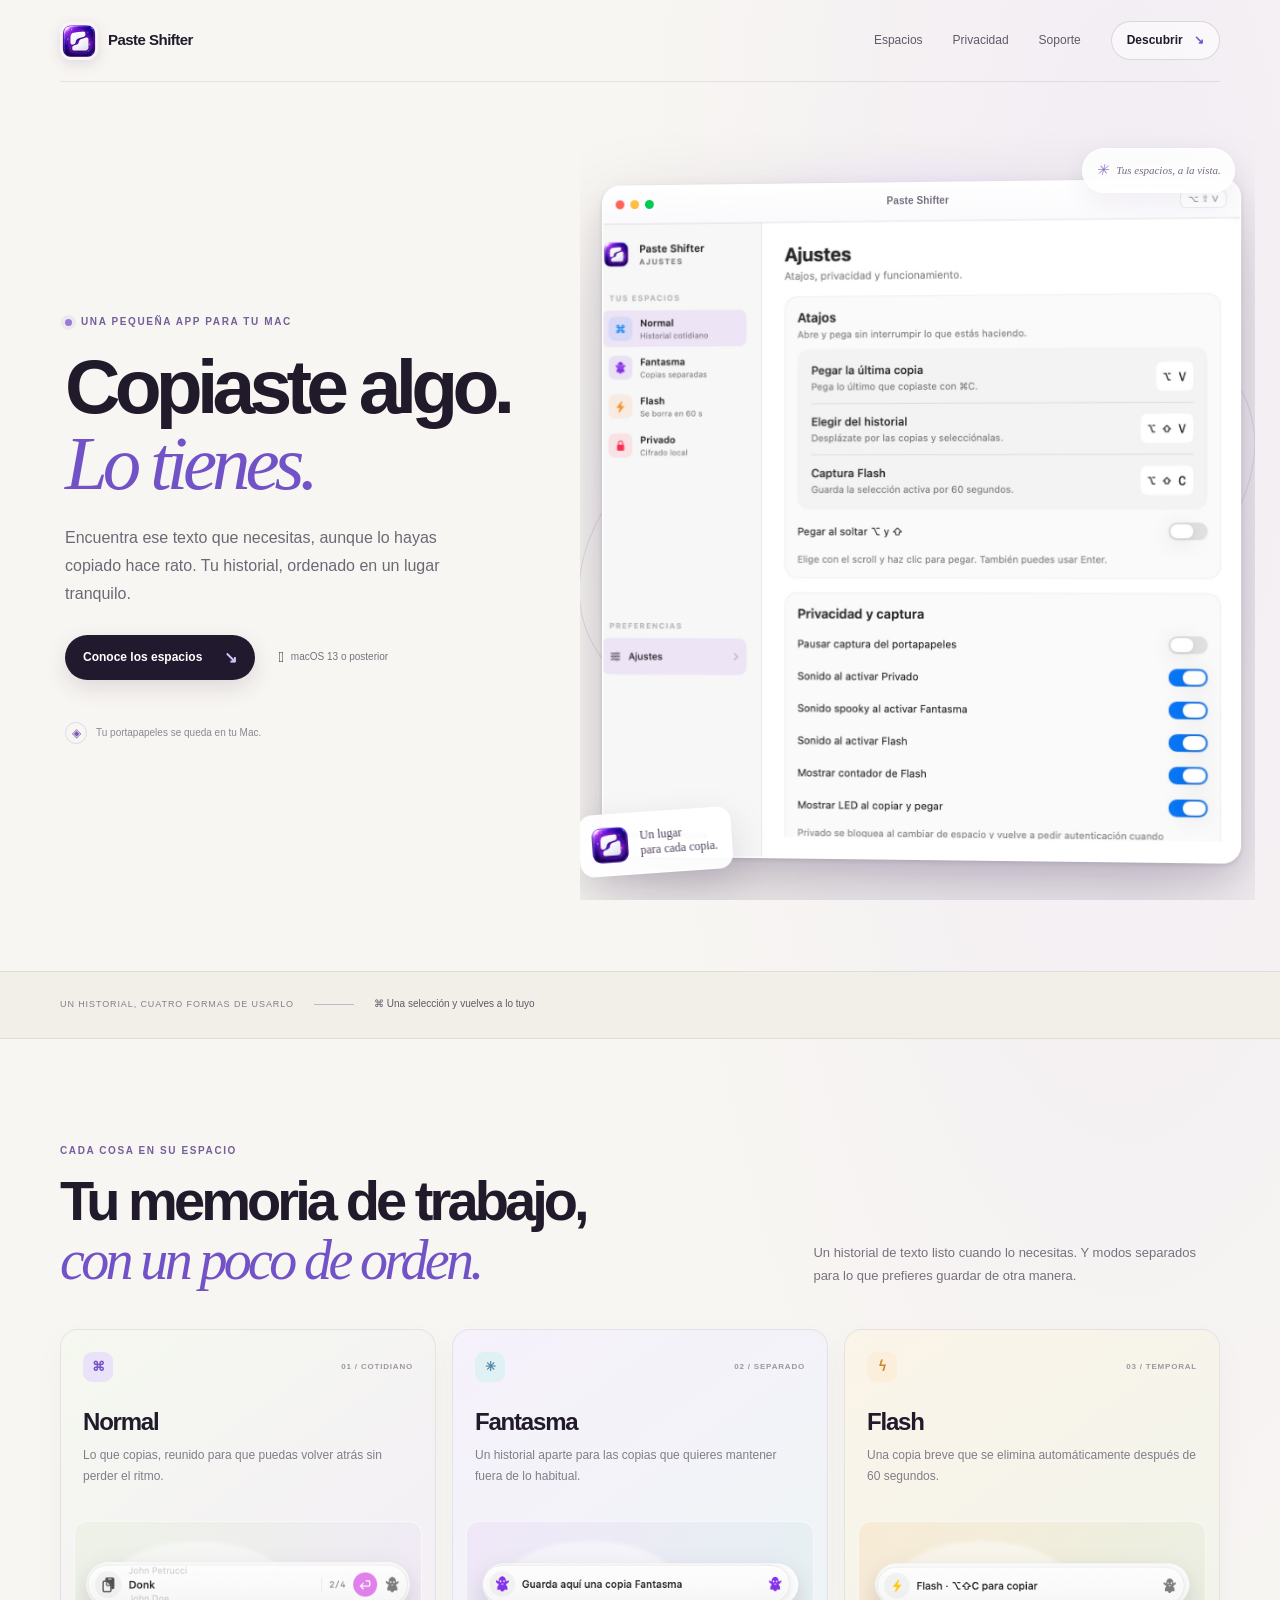
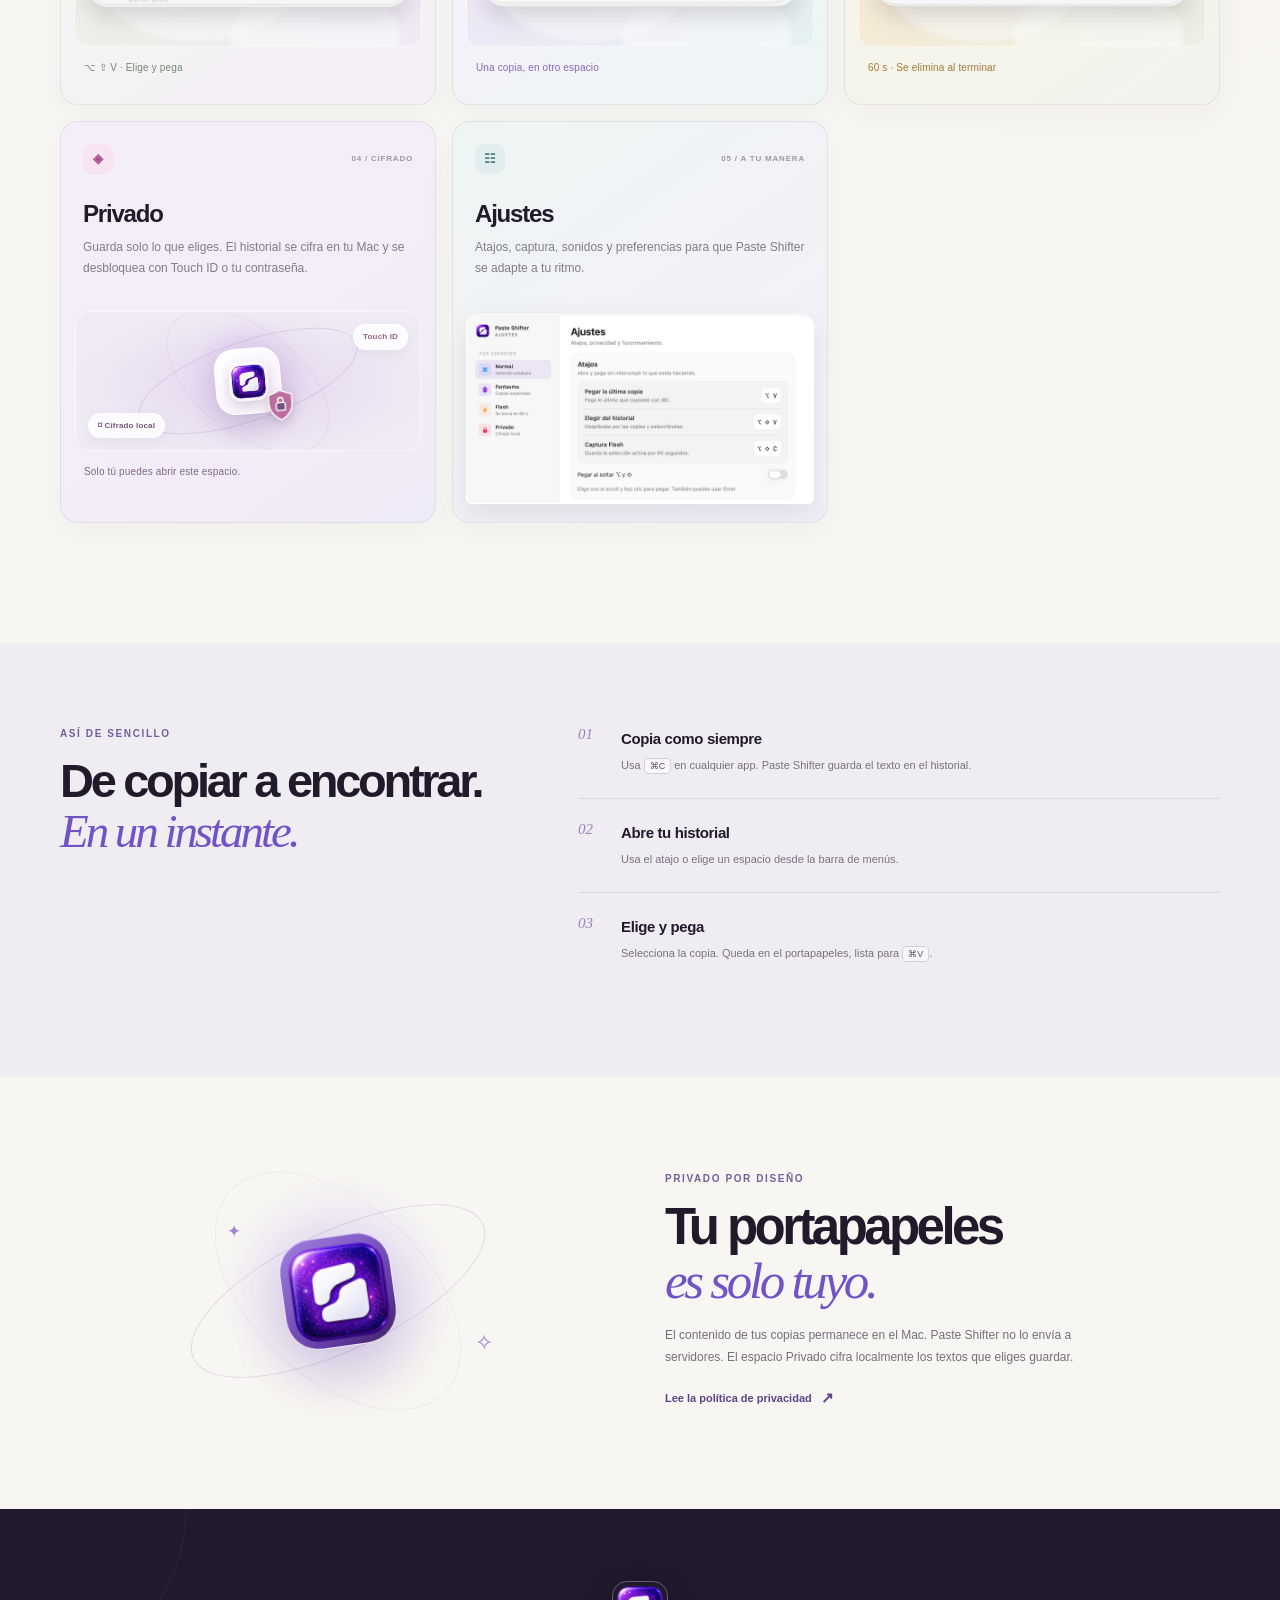
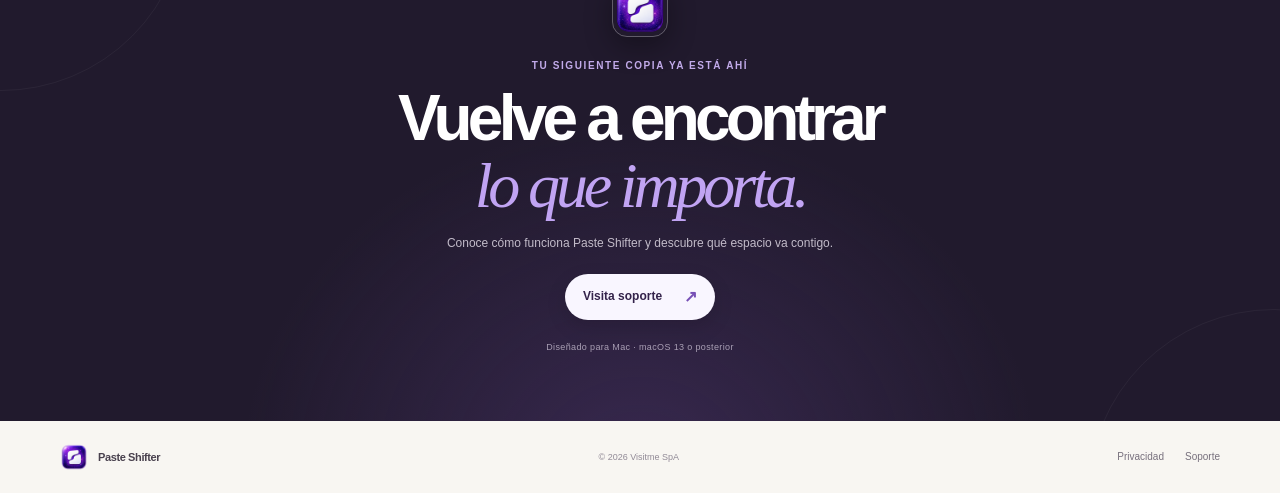
<file: index.html>
<!doctype html>
<html lang="es">
<head>
  <meta charset="utf-8">
  <meta name="viewport" content="width=device-width, initial-scale=1">
  <meta name="theme-color" content="#f8f6f2">
  <meta name="description" content="Vuelve a encontrar cualquier texto que copiaste. Paste Shifter organiza tu historial del portapapeles en tu Mac.">
  <meta property="og:title" content="Paste Shifter — encuentra lo que copiaste">
  <meta property="og:description" content="Tu historial de portapapeles, organizado en cuatro espacios. Diseñado para Mac.">
  <meta property="og:image" content="assets/paste-shifter-icon.png">
  <title>Paste Shifter — Tu portapapeles, en su lugar</title>
  <link rel="icon" type="image/png" href="assets/paste-shifter-icon.png">
  <link rel="stylesheet" href="styles.css?v=private-atom-float-20261012">
  <script async src="https://www.googletagmanager.com/gtag/js?id=G-M6BS0295TB"></script>
  <script>
    window.dataLayer = window.dataLayer || [];
    function gtag(){dataLayer.push(arguments);}
    gtag("js", new Date());
    gtag("config", "G-M6BS0295TB");
  </script>
</head>
<body class="home-page">
  <header class="shell nav">
    <a class="brand" href="./"><img src="assets/paste-shifter-icon.png" alt="" width="38" height="38"><span>Paste Shifter</span></a>
    <nav aria-label="Navegación principal">
      <a href="#espacios">Espacios</a>
      <a href="#privacidad">Privacidad</a>
      <a href="support.html">Soporte</a>
      <a class="nav-button" href="#producto">Descubrir <span aria-hidden="true">↘</span></a>
    </nav>
  </header>
  <main>
    <section class="hero shell" id="producto">
      <div class="hero-copy">
        <p class="eyebrow"><span class="eyebrow-dot"></span> Una pequeña app para tu Mac</p>
        <h1>Copiaste algo.<br><em>Lo tienes.</em></h1>
        <p class="hero-lead">Encuentra ese texto que necesitas, aunque lo hayas copiado hace rato. Tu historial, ordenado en un lugar tranquilo.</p>
        <div class="hero-actions"><a class="primary-button" href="#espacios">Conoce los espacios <span aria-hidden="true">↘</span></a><span class="compat"><span class="apple-mark"></span> macOS 13 o posterior</span></div>
        <div class="hero-note"><span class="note-lock">◈</span><span>Tu portapapeles se queda en tu Mac.</span></div>
      </div>
      <figure class="product-stage" aria-label="Paste Shifter, ventana de Ajustes en macOS">
        <div class="stage-glow" aria-hidden="true"></div><div class="stage-orbit orbit-one" aria-hidden="true"></div><div class="stage-orbit orbit-two" aria-hidden="true"></div>
        <div class="capture-frame"><div class="capture-titlebar" aria-hidden="true"><span class="capture-lights"><i></i><i></i><i></i></span><span>Paste Shifter</span><kbd>⌥ ⇧ V</kbd></div><img class="settings-capture" src="assets/paste-shifter-settings.png" alt="Ventana de Ajustes de Paste Shifter con sus espacios y preferencias en macOS"></div>
        <figcaption class="stage-caption"><span class="caption-spark">✳</span> Tus espacios, a la vista.</figcaption>
        <div class="stage-sticker"><img src="assets/paste-shifter-icon.png" alt="" width="42" height="42"><span>Un lugar<br>para cada copia.</span></div>
      </figure>
    </section>
    <section class="proof-strip"><div class="shell proof-inner"><span>UN HISTORIAL, CUATRO FORMAS DE USARLO</span><span class="proof-rule"></span><span>⌘ Una selección y vuelves a lo tuyo</span></div></section>
    <section class="shell spaces-section" id="espacios">
      <div class="section-intro"><div><p class="eyebrow">Cada cosa en su espacio</p><h2>Tu memoria de trabajo,<br><em>con un poco de orden.</em></h2></div><p>Un historial de texto listo cuando lo necesitas. Y modos separados para lo que prefieres guardar de otra manera.</p></div>
      <div class="space-grid">
        <article class="space-card card-normal"><div class="card-topline"><span class="space-icon normal-icon">⌘</span><span class="card-index">01 / COTIDIANO</span></div><h3>Normal</h3><p>Lo que copias, reunido para que puedas volver atrás sin perder el ritmo.</p><div class="mode-art normal-art"><img src="assets/widget-normal.png" alt="Widget Normal: una copia seleccionada, con su posición en el historial"></div><span class="art-caption">⌥ ⇧ V · Elige y pega</span></article>
        <article class="space-card card-ghost"><div class="card-topline"><span class="space-icon ghost-icon">✳</span><span class="card-index">02 / SEPARADO</span></div><h3>Fantasma</h3><p>Un historial aparte para las copias que quieres mantener fuera de lo habitual.</p><div class="mode-art ghost-art"><img src="assets/widget-ghost.png" alt="Widget Fantasma para guardar una copia en un historial separado"></div><span class="art-caption">Una copia, en otro espacio</span></article>
        <article class="space-card card-flash"><div class="card-topline"><span class="space-icon flash-icon">ϟ</span><span class="card-index">03 / TEMPORAL</span></div><h3>Flash</h3><p>Una copia breve que se elimina automáticamente después de 60 segundos.</p><div class="mode-art flash-art"><img src="assets/widget-flash.png" alt="Widget Flash con el atajo para guardar una copia temporal"></div><span class="art-caption">60 s · Se elimina al terminar</span></article>
        <article class="space-card card-private"><div class="card-topline"><span class="space-icon private-icon">◈</span><span class="card-index">04 / CIFRADO</span></div><h3>Privado</h3><p>Guarda solo lo que eliges. El historial se cifra en tu Mac y se desbloquea con Touch ID o tu contraseña.</p><div class="vault-concept" role="img" aria-label="El icono de Paste Shifter protegido por un escudo y un candado"><span class="vault-halo"></span><span class="vault-orbit vault-orbit-a"></span><span class="vault-orbit vault-orbit-b"></span><div class="vault-emblem"><img src="assets/paste-shifter-icon.png" alt=""><svg viewBox="0 0 48 52" aria-hidden="true"><path d="M24 3 42 10v13c0 12-7.8 20.4-18 26C13.8 43.4 6 35 6 23V10L24 3Z"/><rect x="17" y="22" width="14" height="12" rx="3"/><path d="M20 22v-4a4 4 0 0 1 8 0v4"/></svg></div><span class="vault-tag vault-tag-local">⌑ Cifrado local</span><span class="vault-tag vault-tag-touch">Touch ID</span></div><span class="art-caption">Solo tú puedes abrir este espacio.</span></article>
        <article class="space-card card-settings"><div class="card-topline"><span class="space-icon settings-icon">☷</span><span class="card-index">05 / A TU MANERA</span></div><h3>Ajustes</h3><p>Atajos, captura, sonidos y preferencias para que Paste Shifter se adapte a tu ritmo.</p><div class="settings-art"><img src="assets/paste-shifter-settings.png" alt="Ventana de Ajustes de Paste Shifter en macOS, con los cuatro espacios y sus preferencias"></div></article>
      </div>
    </section>
    <section class="how-section"><div class="shell how-inner"><div class="how-heading"><p class="eyebrow">Así de sencillo</p><h2>De copiar a encontrar.<br><em>En un instante.</em></h2></div><div class="steps"><article><span class="step-num">01</span><h3>Copia como siempre</h3><p>Usa <kbd>⌘C</kbd> en cualquier app. Paste Shifter guarda el texto en el historial.</p></article><article><span class="step-num">02</span><h3>Abre tu historial</h3><p>Usa el atajo o elige un espacio desde la barra de menús.</p></article><article><span class="step-num">03</span><h3>Elige y pega</h3><p>Selecciona la copia. Queda en el portapapeles, lista para <kbd>⌘V</kbd>.</p></article></div></div></section>
    <section class="shell privacy-section" id="privacidad"><div class="privacy-art"><div class="privacy-aura"></div><div class="privacy-icon"><img src="assets/paste-shifter-icon.png" alt="Icono de Paste Shifter" width="112" height="112"></div><div class="privacy-orbit p-orbit-a"></div><div class="privacy-orbit p-orbit-b"></div><span class="privacy-spark spark-a">✦</span><span class="privacy-spark spark-b">✧</span></div><div class="privacy-copy"><p class="eyebrow">Privado por diseño</p><h2>Tu portapapeles<br><em>es solo tuyo.</em></h2><p>El contenido de tus copias permanece en el Mac. Paste Shifter no lo envía a servidores. El espacio Privado cifra localmente los textos que eliges guardar.</p><a class="text-link" href="privacy.html">Lee la política de privacidad <span aria-hidden="true">↗</span></a></div></section>
    <section class="final-section"><div class="shell final-inner"><img src="assets/paste-shifter-icon.png" width="56" height="56" alt=""><p class="eyebrow">Tu siguiente copia ya está ahí</p><h2>Vuelve a encontrar<br><em>lo que importa.</em></h2><p>Conoce cómo funciona Paste Shifter y descubre qué espacio va contigo.</p><a class="primary-button" href="support.html">Visita soporte <span aria-hidden="true">↗</span></a><span class="final-footnote">Diseñado para Mac · macOS 13 o posterior</span></div></section>
  </main>
  <footer class="shell footer"><a class="footer-brand" href="./"><img src="assets/paste-shifter-icon.png" width="28" height="28" alt=""><span>Paste Shifter</span></a><span>© 2026 Visitme SpA</span><span><a href="privacy.html">Privacidad</a><a href="support.html">Soporte</a></span></footer>
  <script>
    (() => {
      if (!('IntersectionObserver' in window) || window.matchMedia('(prefers-reduced-motion: reduce)').matches) return;
      document.body.classList.add('motion-ready');
      const items = document.querySelectorAll('.section-intro, .space-card, .how-heading, .steps article, .privacy-art, .privacy-copy, .final-inner');
      items.forEach((item, index) => {
        item.classList.add('reveal');
        if (item.classList.contains('space-card') || item.closest('.steps')) item.style.setProperty('--reveal-delay', `${(index % 4) * 75}ms`);
      });
      const observer = new IntersectionObserver((entries) => {
        entries.forEach((entry) => {
          if (!entry.isIntersecting) return;
          entry.target.classList.add('is-visible');
          observer.unobserve(entry.target);
        });
      }, { threshold: 0.12, rootMargin: '0px 0px -36px 0px' });
      items.forEach((item) => observer.observe(item));
    })();
  </script>
</body>
</html>
</file>
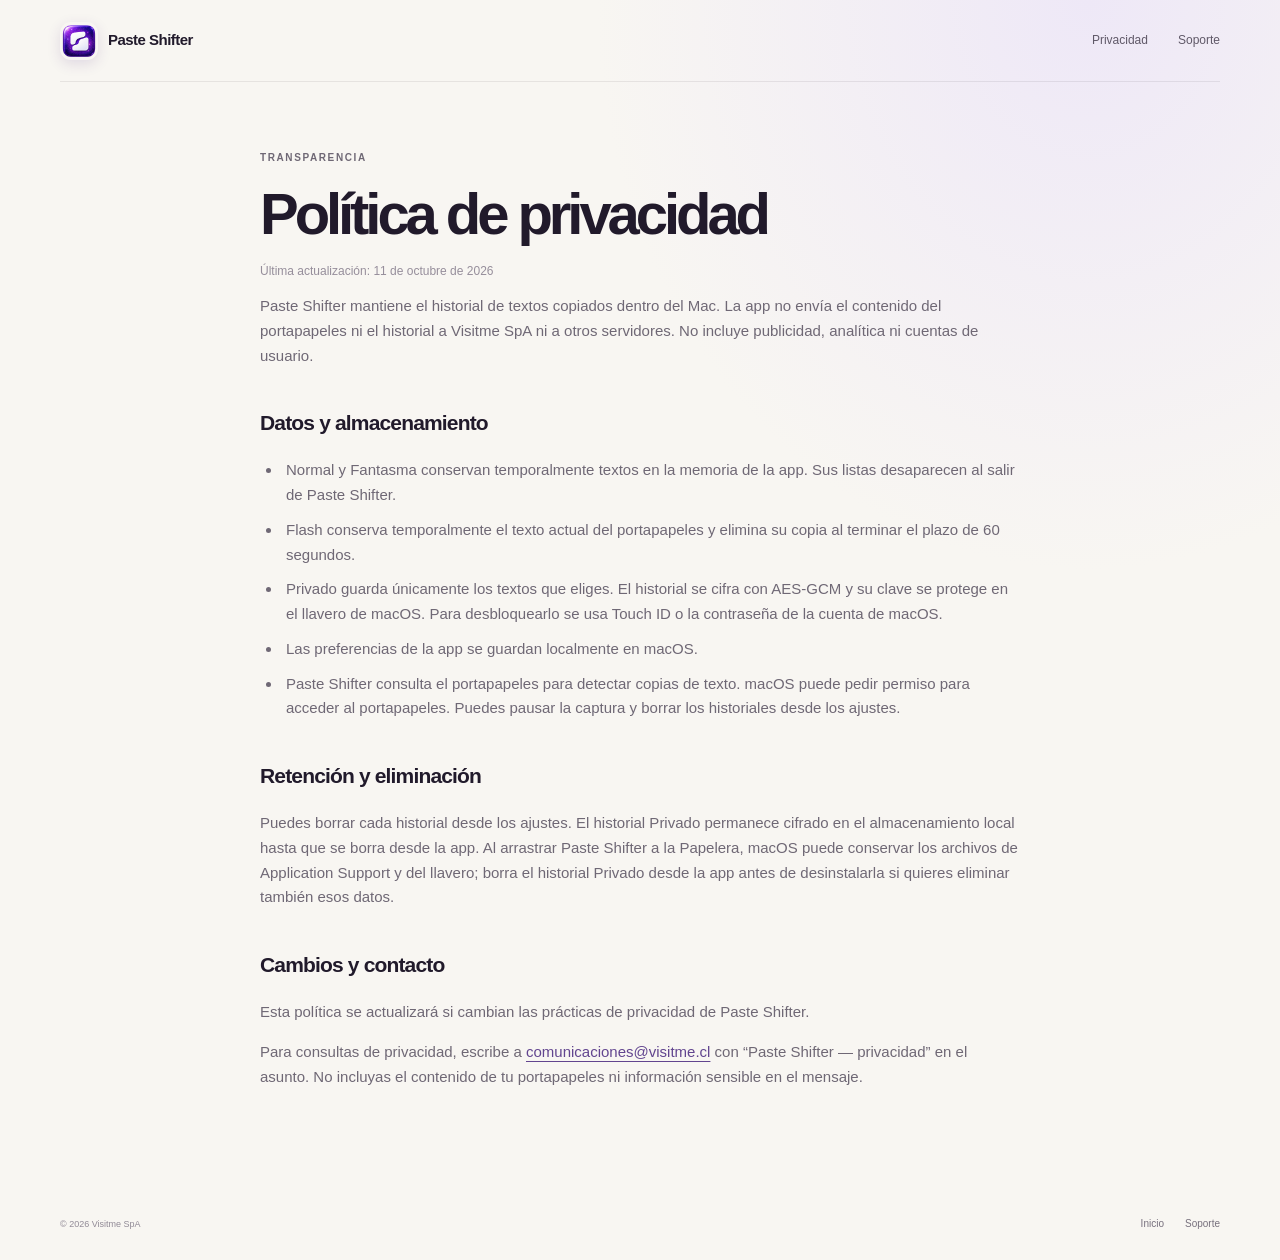
<file: privacy.html>
<!doctype html>
<html lang="es">
<head>
  <meta charset="utf-8">
  <meta name="viewport" content="width=device-width, initial-scale=1">
  <meta name="description" content="Política de privacidad de Paste Shifter para macOS.">
  <title>Privacidad — Paste Shifter</title>
  <link rel="stylesheet" href="styles.css">
</head>
<body>
  <header class="shell nav"><a class="brand" href="./"><img src="assets/paste-shifter-icon.png" alt="" width="38" height="38"><span>Paste Shifter</span></a><nav aria-label="Navegación principal"><a href="privacy.html" aria-current="page">Privacidad</a><a href="support.html">Soporte</a></nav></header>
  <main class="shell document">
    <p class="eyebrow">Transparencia</p>
    <h1>Política de privacidad</h1>
    <p class="updated">Última actualización: 11 de octubre de 2026</p>
    <p>Paste Shifter mantiene el historial de textos copiados dentro del Mac. La app no envía el contenido del portapapeles ni el historial a Visitme SpA ni a otros servidores. No incluye publicidad, analítica ni cuentas de usuario.</p>
    <h2>Datos y almacenamiento</h2>
    <ul>
      <li>Normal y Fantasma conservan temporalmente textos en la memoria de la app. Sus listas desaparecen al salir de Paste Shifter.</li>
      <li>Flash conserva temporalmente el texto actual del portapapeles y elimina su copia al terminar el plazo de 60 segundos.</li>
      <li>Privado guarda únicamente los textos que eliges. El historial se cifra con AES-GCM y su clave se protege en el llavero de macOS. Para desbloquearlo se usa Touch ID o la contraseña de la cuenta de macOS.</li>
      <li>Las preferencias de la app se guardan localmente en macOS.</li>
      <li>Paste Shifter consulta el portapapeles para detectar copias de texto. macOS puede pedir permiso para acceder al portapapeles. Puedes pausar la captura y borrar los historiales desde los ajustes.</li>
    </ul>
    <h2>Retención y eliminación</h2>
    <p>Puedes borrar cada historial desde los ajustes. El historial Privado permanece cifrado en el almacenamiento local hasta que se borra desde la app. Al arrastrar Paste Shifter a la Papelera, macOS puede conservar los archivos de Application Support y del llavero; borra el historial Privado desde la app antes de desinstalarla si quieres eliminar también esos datos.</p>
    <h2>Cambios y contacto</h2>
    <p>Esta política se actualizará si cambian las prácticas de privacidad de Paste Shifter.</p>
    <p>Para consultas de privacidad, escribe a <a href="mailto:comunicaciones@visitme.cl?subject=Paste%20Shifter%20%E2%80%94%20privacidad">comunicaciones@visitme.cl</a> con “Paste Shifter — privacidad” en el asunto. No incluyas el contenido de tu portapapeles ni información sensible en el mensaje.</p>
  </main>
  <footer class="shell footer"><span>© 2026 Visitme SpA</span><span><a href="./">Inicio</a><a href="support.html">Soporte</a></span></footer>
</body>
</html>
</file>
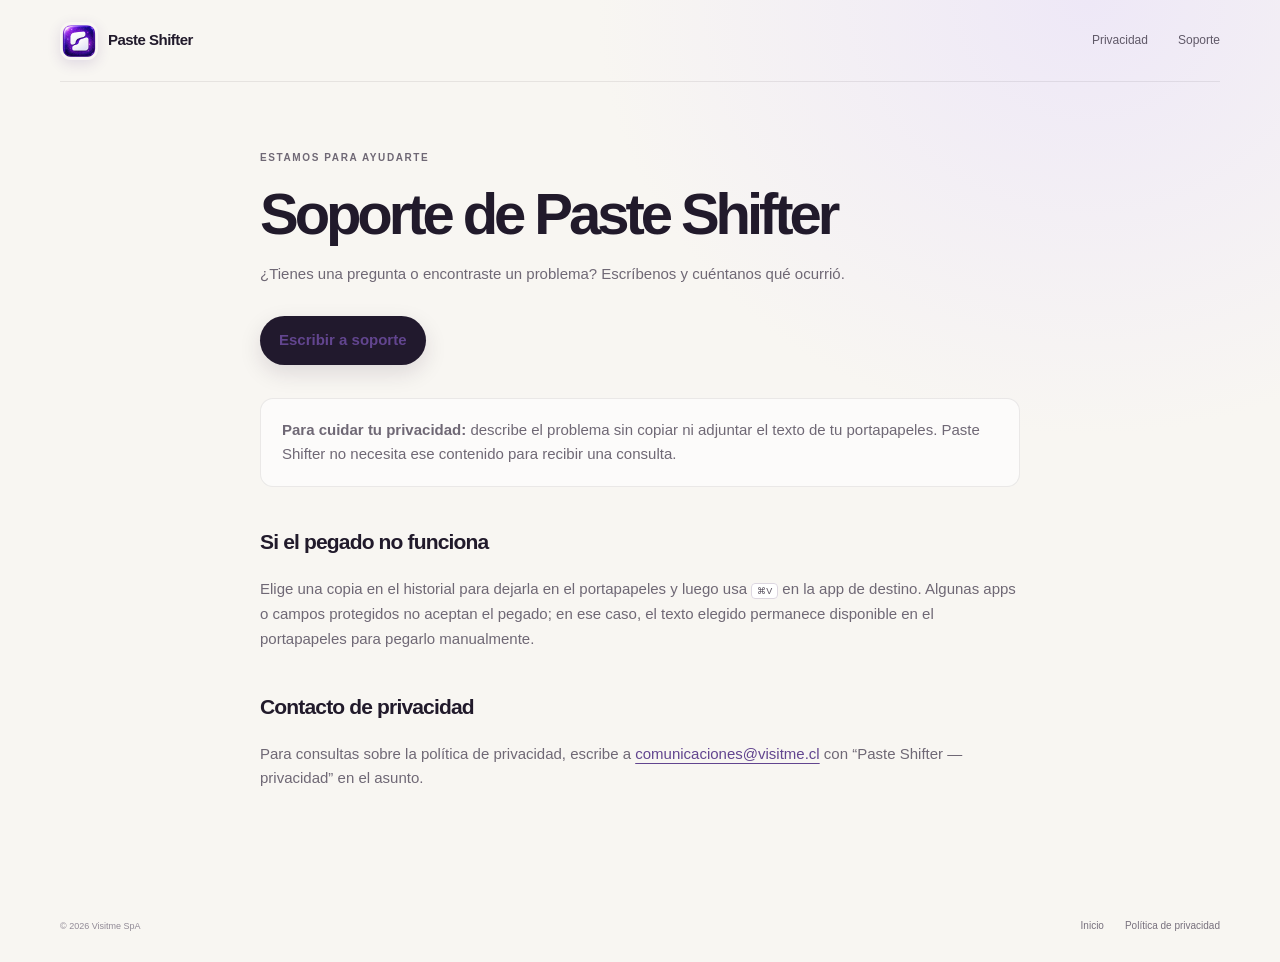
<file: support.html>
<!doctype html>
<html lang="es">
<head>
  <meta charset="utf-8">
  <meta name="viewport" content="width=device-width, initial-scale=1">
  <meta name="description" content="Ayuda y contacto para Paste Shifter.">
  <title>Soporte — Paste Shifter</title>
  <link rel="stylesheet" href="styles.css">
</head>
<body>
  <header class="shell nav"><a class="brand" href="./"><img src="assets/paste-shifter-icon.png" alt="" width="38" height="38"><span>Paste Shifter</span></a><nav aria-label="Navegación principal"><a href="privacy.html">Privacidad</a><a href="support.html" aria-current="page">Soporte</a></nav></header>
  <main class="shell document support">
    <p class="eyebrow">Estamos para ayudarte</p>
    <h1>Soporte de Paste Shifter</h1>
    <p class="lead">¿Tienes una pregunta o encontraste un problema? Escríbenos y cuéntanos qué ocurrió.</p>
    <a class="button" href="mailto:comunicaciones@visitme.cl?subject=Soporte%20Paste%20Shifter">Escribir a soporte</a>
    <div class="callout"><p><strong>Para cuidar tu privacidad:</strong> describe el problema sin copiar ni adjuntar el texto de tu portapapeles. Paste Shifter no necesita ese contenido para recibir una consulta.</p></div>
    <h2>Si el pegado no funciona</h2>
    <p>Elige una copia en el historial para dejarla en el portapapeles y luego usa <kbd>⌘V</kbd> en la app de destino. Algunas apps o campos protegidos no aceptan el pegado; en ese caso, el texto elegido permanece disponible en el portapapeles para pegarlo manualmente.</p>
    <h2>Contacto de privacidad</h2>
    <p>Para consultas sobre la política de privacidad, escribe a <a href="mailto:comunicaciones@visitme.cl?subject=Paste%20Shifter%20%E2%80%94%20privacidad">comunicaciones@visitme.cl</a> con “Paste Shifter — privacidad” en el asunto.</p>
  </main>
  <footer class="shell footer"><span>© 2026 Visitme SpA</span><span><a href="./">Inicio</a><a href="privacy.html">Política de privacidad</a></span></footer>
</body>
</html>
</file>
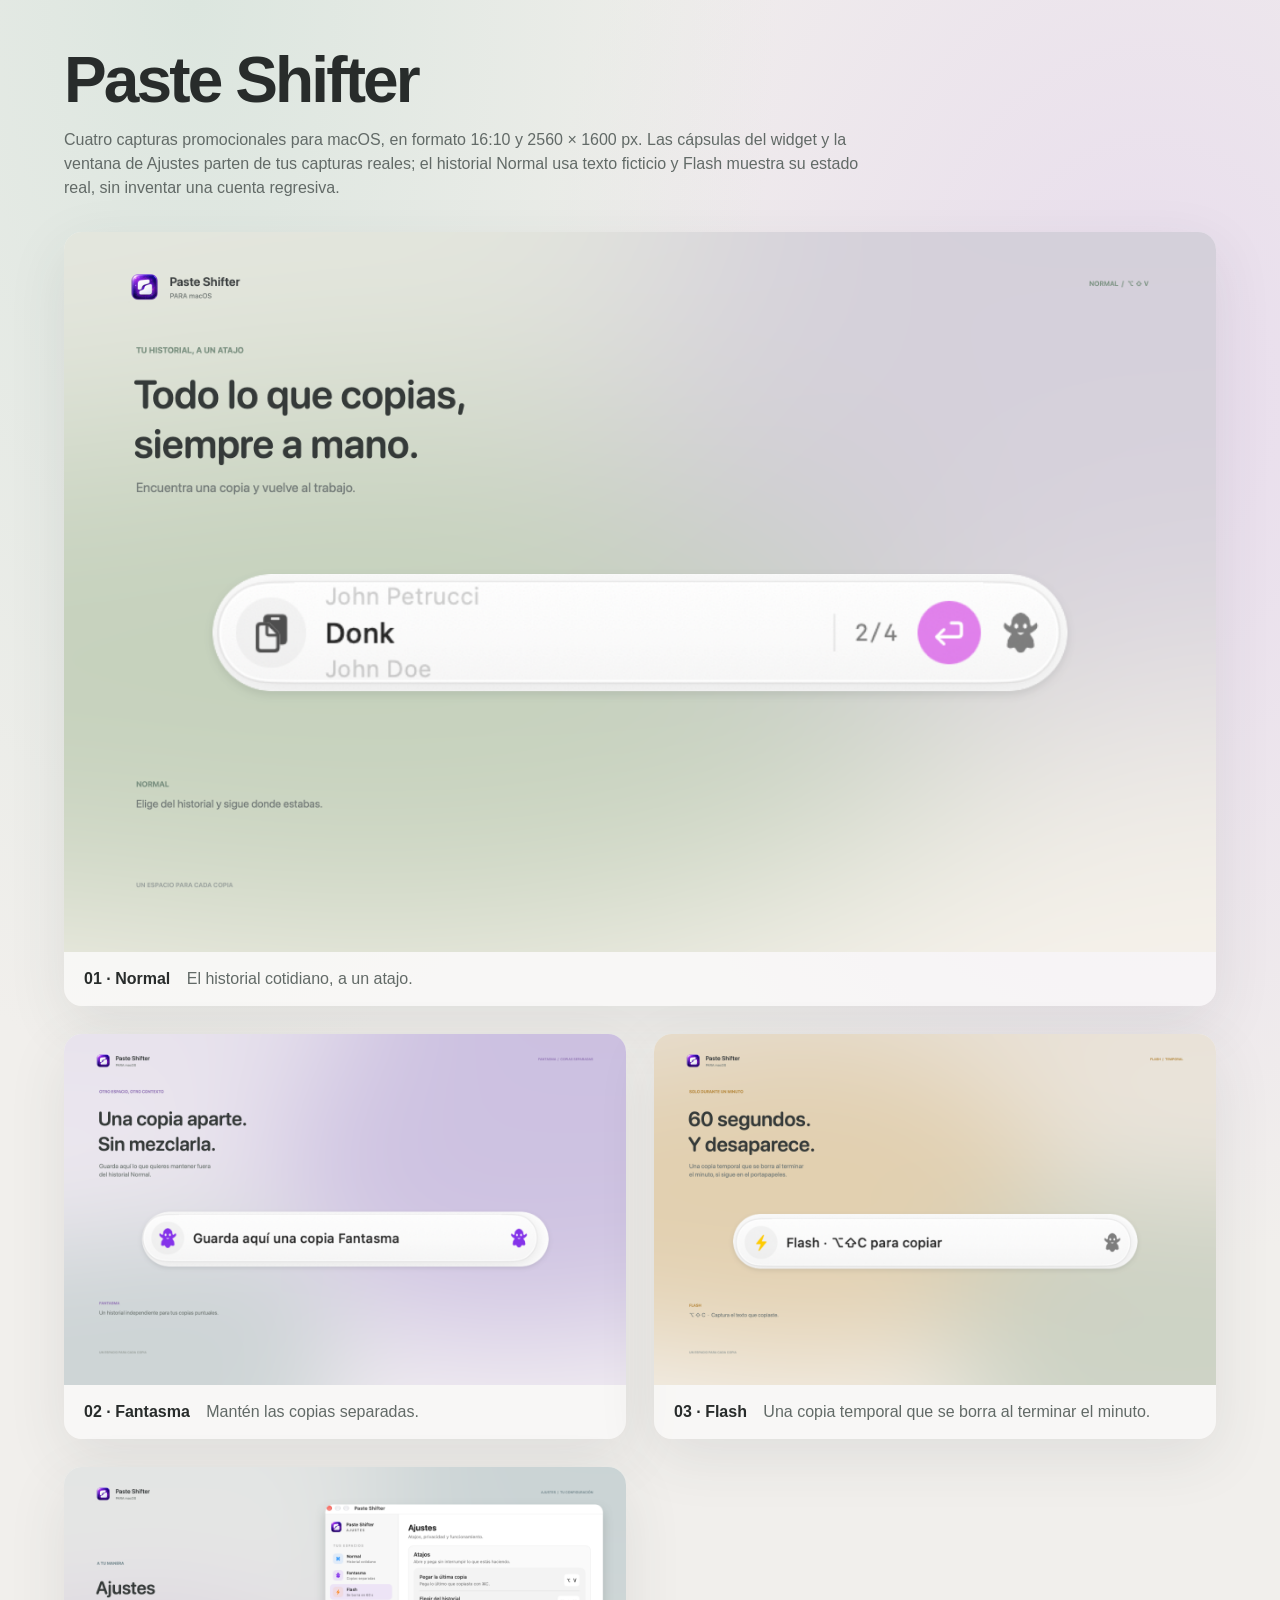
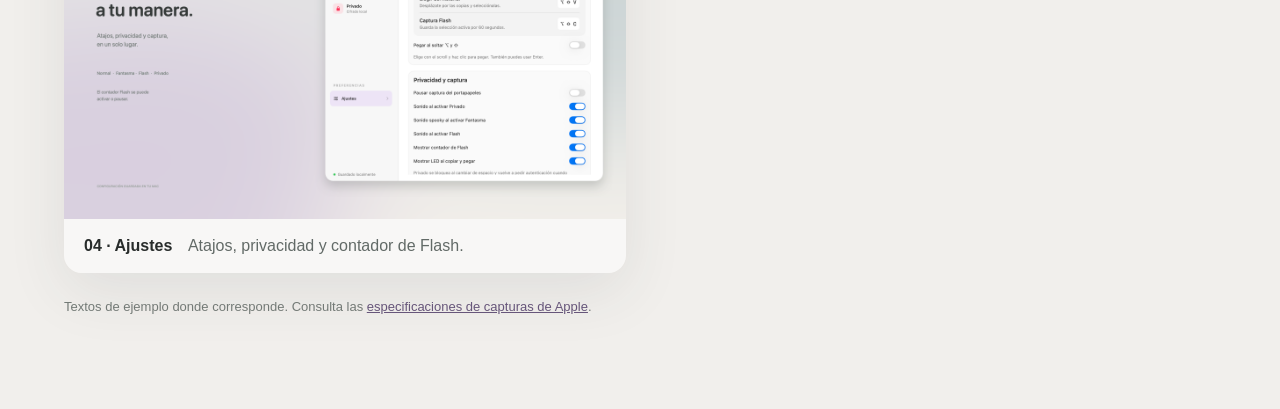
<file: Store/Screenshots/preview.html>
<!doctype html>
<html lang="es">
<head>
<meta charset="utf-8"><meta name="viewport" content="width=device-width, initial-scale=1">
<title>Paste Shifter · Capturas para App Store</title>
<style>
:root{color-scheme:light;background:#ece9e5;color:#282c2b;font:16px/1.5 -apple-system,BlinkMacSystemFont,"SF Pro Display",sans-serif}
*{box-sizing:border-box}body{margin:0;padding:48px clamp(20px,5vw,88px) 80px;background:radial-gradient(ellipse at 15% 0%,#dce6df 0,transparent 38%),radial-gradient(ellipse at 90% 20%,#e8dced 0,transparent 38%),#f1efec}
header,main,.note{max-width:1600px;margin-left:auto;margin-right:auto}header{margin-bottom:32px}h1{font-size:clamp(36px,5vw,64px);line-height:1;letter-spacing:-.045em;margin:0 0 16px}header p{max-width:820px;color:#626a67;margin:0}.grid{display:grid;grid-template-columns:1fr;gap:28px}.card{overflow:hidden;border-radius:18px;background:#fff8;box-shadow:0 18px 60px #39443c18}.card img{width:100%;height:auto;display:block}.label{padding:15px 20px;color:#626a67}.label strong{color:#282c2b;margin-right:12px}.note{margin-top:24px;color:#737a76;font-size:13px}.note a{color:#66567a}@media(min-width:1200px){.grid{grid-template-columns:1fr 1fr}.card:first-child{grid-column:1/-1}}@media(max-width:600px){body{padding:28px 14px 48px}.grid{gap:16px}.card{border-radius:12px}.label{padding:12px 14px;font-size:14px}}
</style>
</head>
<body>
<header><h1>Paste Shifter</h1><p>Cuatro capturas promocionales para macOS, en formato 16:10 y 2560 × 1600 px. Las cápsulas del widget y la ventana de Ajustes parten de tus capturas reales; el historial Normal usa texto ficticio y Flash muestra su estado real, sin inventar una cuenta regresiva.</p></header>
<main class="grid">
<article class="card"><img src="assets/appstore-01-normal.png" alt="Widget Paste Shifter en modo Normal sobre un fondo suave"><div class="label"><strong>01 · Normal</strong> El historial cotidiano, a un atajo.</div></article>
<article class="card"><img src="assets/appstore-02-fantasma.png" alt="Widget Paste Shifter en modo Fantasma"><div class="label"><strong>02 · Fantasma</strong> Mantén las copias separadas.</div></article>
<article class="card"><img src="assets/appstore-03-flash.png" alt="Widget Paste Shifter en modo Flash"><div class="label"><strong>03 · Flash</strong> Una copia temporal que se borra al terminar el minuto.</div></article>
<article class="card"><img src="assets/appstore-04-ajustes.png" alt="Ventana real de Ajustes de Paste Shifter"><div class="label"><strong>04 · Ajustes</strong> Atajos, privacidad y contador de Flash.</div></article>
</main>
<p class="note">Textos de ejemplo donde corresponde. Consulta las <a href="https://developer.apple.com/help/app-store-connect/reference/app-information/screenshot-specifications">especificaciones de capturas de Apple</a>.</p>
</body></html>
</file>
<file: styles.css>
:root{color-scheme:light;--paper:#f8f6f2;--paper-deep:#f0ede7;--ink:#211a2b;--muted:#6e6875;--line:#241a2b16;--purple:#7252c7;--purple-light:#eee8fb;--night:#171324;--serif:Georgia,"Times New Roman",serif;--sans:-apple-system,BlinkMacSystemFont,"Segoe UI",sans-serif;--display:-apple-system,BlinkMacSystemFont,"Segoe UI",sans-serif}
*{box-sizing:border-box}html{scroll-behavior:smooth;scroll-padding-top:90px;overflow-x:clip}body{margin:0;background:var(--paper);color:var(--ink);font:15px/1.65 var(--sans);-webkit-font-smoothing:antialiased}a{color:inherit;text-underline-offset:4px}.shell{width:min(100% - 56px,1160px);margin-inline:auto}
.home-page{overflow-x:clip;background:radial-gradient(ellipse at 88% 9%,#ebe3f681 0,transparent 32%),var(--paper)}.nav{height:82px;display:flex;align-items:center;justify-content:space-between;border-bottom:1px solid var(--line)}.brand,.footer-brand{display:flex;align-items:center;gap:10px;text-decoration:none;font-size:15px;font-weight:700;letter-spacing:-.035em}.brand img{border-radius:11px;box-shadow:0 4px 14px #4c2b7d24}.nav nav{display:flex;align-items:center;gap:30px}.nav nav>a{font-size:12px;color:#605968;text-decoration:none;transition:color .2s}.nav nav>a:hover{color:var(--purple)}.nav .nav-button{padding:9px 15px;border:1px solid #2a183024;border-radius:999px;color:var(--ink);font-weight:600;background:#ffffff8a}.nav-button span{margin-left:8px;color:var(--purple)}
.hero{min-height:610px;display:grid;grid-template-columns:.9fr 1.1fr;align-items:center;gap:10px;padding-block:66px 75px}.hero-copy{position:relative;z-index:2;padding:15px 0 0 5px}.eyebrow{display:flex;align-items:center;gap:9px;margin:0 0 17px;color:#745e9b;font-size:10px;font-weight:700;letter-spacing:.16em;text-transform:uppercase}.eyebrow-dot{width:7px;height:7px;border-radius:50%;background:#987bd7;box-shadow:0 0 0 4px #987bd71c}h1,h2,h3,p{margin-top:0}h1{margin-bottom:22px;font-family:var(--display);font-size:clamp(54px,6vw,79px);line-height:.99;font-weight:600;letter-spacing:-.075em}h1 em,.section-intro h2 em,.how-heading h2 em,.privacy-copy h2 em,.final-inner h2 em{font-family:var(--serif);font-weight:400;letter-spacing:-.065em;color:var(--purple);font-style:italic}.hero-lead{max-width:410px;margin-bottom:27px;color:#6e6875;font-size:16px;line-height:1.75}.hero-actions{display:flex;align-items:center;gap:23px;flex-wrap:wrap}.primary-button{display:inline-flex;align-items:center;gap:22px;padding:13px 18px;border:0;border-radius:999px;background:#21192d;color:white;text-decoration:none;font-size:12px;font-weight:600;box-shadow:0 8px 22px #24133320;transition:transform .2s,box-shadow .2s}.primary-button:hover{transform:translateY(-2px);box-shadow:0 11px 26px #24133333}.primary-button span{color:#d5c2ff;font-size:16px;line-height:1}.compat{display:flex;align-items:center;gap:7px;color:#77717e;font-size:10px}.apple-mark{font-size:15px;color:#342b3b}.hero-note{display:flex;align-items:center;gap:9px;margin-top:42px;color:#8d8792;font-size:10px}.note-lock{display:grid;place-items:center;width:22px;height:22px;border:1px solid #7355b42d;border-radius:50%;color:#7559b3;font-size:12px}
.product-stage{position:relative;min-width:0;min-height:470px;display:grid;place-items:center;overflow:clip}.stage-glow{position:absolute;width:76%;height:78%;border-radius:50%;background:radial-gradient(ellipse,#d7c8f0b5 0, #e9dff276 38%,transparent 72%);filter:blur(16px)}.stage-orbit{position:absolute;left:50%;top:50%;border:1px solid #785bb424;border-radius:50%;pointer-events:none}.orbit-one{width:610px;height:312px;transform:translate(-50%,-50%) rotate(-18deg)}.orbit-two{width:530px;height:390px;transform:translate(-50%,-50%) rotate(53deg);border-color:#957bb21f}.product-window{position:relative;z-index:1;width:min(100%,650px);overflow:hidden;border:1px solid #ffffffc7;border-radius:15px;background:#fbfafc;box-shadow:0 35px 75px #3620522a,0 5px 18px #31224316,0 1px 3px #261b3024;transform:perspective(1300px) rotateY(-4deg) rotateX(1deg)}.window-top{height:45px;display:flex;align-items:center;padding:0 15px;border-bottom:1px solid #25193210;background:linear-gradient(#fff,#faf9fc)}.traffic-lights{display:flex;gap:6px}.traffic-lights i{display:block;width:8px;height:8px;border-radius:50%;background:#ff625a}.traffic-lights i:nth-child(2){background:#ffbd44}.traffic-lights i:nth-child(3){background:#00c94f}.window-title{margin-left:auto;color:#7e7785;font-size:10px;font-weight:600}.window-shortcut{margin-left:auto;padding:4px 7px;border:1px solid #2a1d3012;border-radius:6px;color:#8b8490;font-size:9px}.window-content{min-height:305px;display:grid;grid-template-columns:154px 1fr}.window-sidebar{position:relative;display:flex;flex-direction:column;gap:5px;padding:18px 10px 40px;border-right:1px solid #261b300e;background:linear-gradient(135deg,#f7f5f9,#f2eff6)}.sidebar-label{padding:0 9px 7px;color:#a29aa8;font-size:8px;font-weight:700;letter-spacing:.12em}.space-item{height:34px;display:flex;align-items:center;gap:9px;padding:0 8px;border-radius:8px;color:#6e6875;font-size:10px}.space-item.selected{background:#e9e2f5;color:#433158;font-weight:700}.space-count{margin-left:auto;color:#8a7b9b;font-size:8px}.space-icon{width:21px;height:21px;display:grid;place-items:center;flex:none;border-radius:7px;font-size:11px;font-weight:700}.normal-icon{color:#7651c6;background:#eae2f8}.ghost-icon{color:#5289aa;background:#e0f1f5}.flash-icon{color:#d18828;background:#fbefdc}.private-icon{color:#a9508d;background:#f8e4f0}.lock-small{margin-left:auto;color:#ae9cb9;font-size:10px}.sidebar-foot{position:absolute;bottom:14px;left:18px;display:flex;align-items:center;gap:6px;color:#9b95a0;font-size:8px}.online-indicator{width:5px;height:5px;border-radius:50%;background:#68b696}.history-panel{min-width:0;padding:19px 17px 11px}.history-heading{display:flex;align-items:center;justify-content:space-between;margin-bottom:13px}.history-kicker{color:#a59eaa;font-size:8px;font-weight:700;letter-spacing:.12em}.history-heading h2{display:flex;align-items:center;gap:8px;margin:3px 0 0;font-family:var(--display);font-size:19px;letter-spacing:-.05em}.count-pill{padding:2px 6px;border-radius:5px;background:#f0edf2;color:#8b8290;font:600 8px var(--sans);letter-spacing:0}.more-button{width:25px;height:25px;border:1px solid #2a1e3312;border-radius:7px;background:#fff;color:#8b8490;line-height:0;font-size:15px}.history-search{height:30px;display:flex;align-items:center;gap:8px;padding:0 9px;border:1px solid #25193210;border-radius:7px;background:#fff;color:#a29ba8;font-size:8px}.history-search>span:first-child{font-size:16px}.history-search kbd{margin-left:auto;padding:2px 4px;border:1px solid #24183212;border-radius:4px;color:#9c95a1;font:7px var(--sans)}.clip-list{display:flex;flex-direction:column;gap:3px;margin-top:9px}.clip-row{min-width:0;min-height:46px;display:flex;align-items:center;gap:9px;padding:6px 8px;border:1px solid transparent;border-radius:8px}.clip-row.active{border-color:#ddcff3;background:#f3eefb}.clip-type{width:21px;height:21px;display:grid;place-items:center;flex:none;border-radius:6px;font-size:8px;font-weight:700}.text-type{background:#f1eafa;color:#896bb7}.link-type{background:#e8f1f8;color:#5780a4}.code-type{background:#ecf2e9;color:#628658;font-size:7px}.clip-copy{min-width:0;flex:1}.clip-copy strong,.clip-copy span{display:block;overflow:hidden;text-overflow:ellipsis;white-space:nowrap}.clip-copy strong{color:#403847;font-size:9px;font-weight:600}.clip-copy span{margin-top:2px;color:#a29ba8;font-size:8px}.clip-time{flex:none;color:#aaa3ae;font-size:7px}.clip-key{display:grid;place-items:center;width:17px;height:17px;border-radius:5px;background:#7555b4;color:white;font-size:9px}.window-bottom{display:flex;justify-content:space-between;margin-top:7px;padding-top:9px;border-top:1px solid #261b300e;color:#a29ba8;font-size:7px}.keycap{display:inline-grid;place-items:center;min-width:15px;height:15px;margin-right:3px;border:1px solid #24183212;border-radius:4px;background:#fff;color:#7e7685;font-size:8px}.bottom-sep{padding-inline:4px}.window-disclaimer{padding:7px 12px;border-top:1px solid #2519320b;background:#faf9fb;color:#b0aab4;text-align:right;font-size:7px;letter-spacing:.04em}.stage-sticker{position:absolute;z-index:2;bottom:41px;left:-3px;display:flex;align-items:center;gap:10px;padding:10px 13px 10px 10px;border:1px solid #fff;border-radius:12px;background:#fffffff0;box-shadow:0 12px 30px #3521471b;transform:rotate(-5deg)}.stage-sticker img{border-radius:10px}.stage-sticker span{font-family:var(--serif);font-size:12px;line-height:1.25;color:#4e405d}.stage-caption{position:absolute;top:18px;right:2%;display:flex;align-items:center;gap:7px;color:#776a85;font-family:var(--serif);font-size:12px;font-style:italic;transform:rotate(4deg)}.caption-spark{color:#9275ca;font-size:15px}
.proof-strip{border-block:1px solid var(--line);background:#f2efe9}.proof-inner{min-height:66px;display:flex;align-items:center;gap:20px;color:#867e8a;font-size:9px;letter-spacing:.1em}.proof-inner>span:last-child{color:#5f5867;font-size:10px;letter-spacing:0}.proof-rule{width:40px;height:1px;background:#c3b8ca}
.spaces-section{padding-block:105px 112px}.section-intro{display:flex;align-items:flex-end;justify-content:space-between;gap:35px;margin-bottom:43px}.section-intro .eyebrow{margin-bottom:12px}.section-intro h2,.how-heading h2,.privacy-copy h2{margin-bottom:0;font-family:var(--display);font-size:clamp(36px,4.6vw,56px);font-weight:550;line-height:1.06;letter-spacing:-.07em}.section-intro>p{max-width:360px;margin:0 1% 3px 0;color:#77717d;font-size:13px;line-height:1.75}.space-grid{display:grid;grid-template-columns:repeat(4,1fr);gap:13px}.space-card{position:relative;min-height:330px;overflow:hidden;padding:19px 19px 18px;border:1px solid #241b2b14;border-radius:14px;background:#fdfcf9;box-shadow:0 5px 18px #24193306}.card-topline{display:flex;align-items:center;justify-content:space-between}.card-topline .space-icon{width:30px;height:30px;border-radius:9px;font-size:13px}.card-index{color:#9e97a1;font-size:8px;font-weight:600;letter-spacing:.1em}.space-card h3{margin:19px 0 4px;font-family:var(--display);font-size:21px;font-weight:600;letter-spacing:-.05em}.space-card>p{min-height:57px;margin:0;color:#837c89;font-size:10px;line-height:1.65}.mini-history{display:flex;flex-direction:column;gap:5px;margin-top:19px}.mini-row{min-width:0;display:flex;align-items:center;gap:7px;padding:8px 7px;border:1px solid #241b2b0d;border-radius:7px;background:#fff;color:#6e6774;font-size:8px}.mini-row b{width:16px;height:16px;display:grid;place-items:center;flex:none;border-radius:5px;background:#efe9f8;color:#8868bb;font-size:8px}.mini-row span{overflow:hidden;text-overflow:ellipsis;white-space:nowrap}.mini-row small{margin-left:auto;flex:none;color:#aaa3ae;font-size:7px}.mini-row.faded{opacity:.58}.card-ghost{background:linear-gradient(155deg,#f7fcfc,#f3f8f6)}.ghost-illustration{position:absolute;inset:auto 0 0;height:153px;overflow:hidden;background:radial-gradient(ellipse at 54% 91%,#d4edee 0,transparent 66%)}.ghost-orb{position:absolute;left:50%;top:50%;display:grid;place-items:center;border-radius:50%;transform:translate(-50%,-42%)}.orb-back{width:114px;height:114px;border:1px solid #a6d3d777;background:radial-gradient(circle at 34% 25%,#fff,#dceef0 52%,#c9e4e4);box-shadow:inset -10px -12px 26px #91bccb33,0 14px 28px #547b8c15}.orb-front{width:69px;height:69px;border:1px solid #ffffffbd;background:linear-gradient(140deg,#ffffff9c,#c8e8e9aa);color:#6494a0;font-size:27px;box-shadow:0 10px 28px #56828c22;backdrop-filter:blur(10px)}.ghost-trail{position:absolute;width:5px;height:5px;border-radius:50%;background:#82b6bd;opacity:.65}.trail-a{top:31px;left:31%}.trail-b{top:75px;right:22%;width:3px;height:3px}.card-flash{background:linear-gradient(155deg,#fffaf0,#fcf6e9)}.flash-clock{height:135px;display:flex;align-items:center;justify-content:center;gap:15px;margin-top:7px;background:radial-gradient(ellipse at 31% 53%,#f7e4bf94,transparent 54%)}.clock-ring{width:84px;height:84px;display:flex;flex-direction:column;align-items:center;justify-content:center;border:3px solid #e8c98f;border-right-color:#f5e9d4;border-radius:50%;box-shadow:0 0 0 6px #e8c98f20}.clock-ring span{font-family:var(--display);font-size:16px;font-weight:600;letter-spacing:-.04em;color:#5e4c34}.clock-ring small{color:#aa9676;font-size:7px}.clock-copy{display:flex;flex-direction:column;gap:5px;color:#9b815a;font-size:8px}.clock-copy b{color:#66543b;font-size:9px}.card-private{background:linear-gradient(155deg,#fcf7fc,#f7f0f7)}.private-vault{position:relative;display:flex;align-items:center;gap:10px;margin-top:24px;padding:13px 10px;border:1px solid #e8dbe8;border-radius:9px;background:#ffffffb5;box-shadow:0 8px 20px #49314708}.vault-lock{width:31px;height:31px;display:grid;place-items:center;border-radius:9px;background:#f4e7f1;color:#ae6398;font-size:17px}.private-vault b,.private-vault span{display:block}.private-vault b{color:#574356;font-size:8px}.private-vault span{margin-top:3px;color:#9e8d9d;font-size:7px;line-height:1.5}.vault-check{position:absolute;right:9px;top:9px;color:#78a68d;font-size:10px}
.how-section{padding-block:83px 91px;background:#efecf2}.how-inner{display:grid;grid-template-columns:.8fr 1.2fr;gap:90px;align-items:start}.how-heading{position:sticky;top:110px}.how-heading .eyebrow{margin-bottom:13px}.how-heading h2{font-size:clamp(34px,4vw,47px)}.steps{display:grid;grid-template-columns:1fr;gap:0}.steps article{position:relative;padding:1px 0 24px 43px;border-bottom:1px solid #281c3218}.steps article+article{padding-top:22px}.steps article:last-child{border-bottom:0}.step-num{position:absolute;left:0;top:0;color:#9c83c1;font:italic 15px var(--serif)}.steps article+article .step-num{top:22px}.steps h3{margin:0 0 4px;font-family:var(--display);font-size:15px;font-weight:650;letter-spacing:-.025em}.steps p{max-width:440px;margin:0;color:#79727f;font-size:11px}.steps kbd{padding:2px 5px;border:1px solid #d4cdd9;border-radius:4px;background:#f9f7fa;color:#5c5364;font:9px var(--sans)}
.privacy-section{min-height:430px;display:grid;grid-template-columns:1fr 1fr;align-items:center;gap:50px;padding-block:84px 88px}.privacy-art{position:relative;min-height:260px;display:grid;place-items:center}.privacy-aura{position:absolute;width:230px;height:230px;border-radius:50%;background:radial-gradient(circle,#dcd0f1,#eae4f584 52%,transparent 72%);filter:blur(5px)}.privacy-icon{position:relative;z-index:1;width:112px;height:112px;display:grid;place-items:center;border:1px solid #ffffffd9;border-radius:33px;background:linear-gradient(145deg,#a280e2,#633ca8 70%,#40225f);box-shadow:0 25px 55px #573a862e, inset 0 1px #ffffff84;transform:rotate(-8deg)}.privacy-icon span{color:white;font-size:53px;text-shadow:0 4px 17px #351e5570}.privacy-orbit{position:absolute;left:50%;top:50%;border:1px solid #9675c13b;border-radius:50%}.p-orbit-a{width:320px;height:120px;transform:translate(-50%,-50%) rotate(-25deg)}.p-orbit-b{width:295px;height:175px;transform:translate(-50%,-50%) rotate(43deg);border-color:#bdadd02b}.privacy-spark{position:absolute;color:#a485d2}.spark-a{top:22%;left:30%;font-size:17px}.spark-b{right:22%;bottom:23%;font-size:22px}.privacy-copy .eyebrow{margin-bottom:12px}.privacy-copy h2{font-size:clamp(37px,4vw,51px)}.privacy-copy>p:not(.eyebrow){max-width:450px;margin:17px 0;color:#756e7b;font-size:12px;line-height:1.8}.text-link{display:inline-flex;align-items:center;gap:9px;color:#5d4289;font-size:11px;font-weight:700;text-decoration:none}.text-link span{font-size:15px;transition:transform .2s}.text-link:hover span{transform:translate(2px,-2px)}
.final-section{position:relative;overflow:hidden;padding-block:72px 66px;background:radial-gradient(ellipse at 50% 110%,#5a3e8265,transparent 44%),#211a2d;color:white;text-align:center}.final-section:before,.final-section:after{position:absolute;content:"";width:370px;height:370px;border:1px solid #ffffff0c;border-radius:50%;pointer-events:none}.final-section:before{left:-185px;top:-190px}.final-section:after{right:-180px;bottom:-260px}.final-inner{position:relative;z-index:1;display:flex;flex-direction:column;align-items:center}.final-inner>img{margin-bottom:21px;border:1px solid #ffffff4a;border-radius:15px;box-shadow:0 9px 28px #0005}.final-inner .eyebrow{margin-bottom:11px;color:#c2abea}.final-inner h2{margin:0;font-family:var(--display);font-size:clamp(40px,5.5vw,64px);font-weight:550;line-height:1.04;letter-spacing:-.075em}.final-inner h2 em{color:#c1a4f3}.final-inner>p:not(.eyebrow){margin:14px 0 21px;color:#c2bbc9;font-size:12px}.final-inner .primary-button{background:#f9f6ff;color:#34234b;box-shadow:0 7px 20px #0002}.final-inner .primary-button span{color:#7750b6}.final-footnote{margin-top:20px;color:#aaa0b5;font-size:9px;letter-spacing:.04em}
.footer{min-height:72px;display:flex;align-items:center;justify-content:space-between;gap:20px;color:#918a96;font-size:9px}.footer-brand{color:#49414e;font-size:11px}.footer-brand img{border-radius:8px}.footer>span:last-child{display:flex;gap:21px}.footer a:not(.footer-brand){color:#77707d;font-size:10px;text-decoration:none}.footer a:hover{color:var(--purple)}kbd{padding:2px 5px;border:1px solid #ddd7e0;border-radius:4px;background:#fff;color:#554e5b;font:9px var(--sans)}
/* Privacy and support pages share the same paper palette and navigation. */
body:not(.home-page){color:var(--ink);background:radial-gradient(ellipse at 85% 0,#eee8f7 0,transparent 32%),var(--paper)}body:not(.home-page) .document{max-width:760px;min-height:calc(100vh - 160px);padding-block:68px 84px}body:not(.home-page) .document h1{margin-bottom:19px;font-family:var(--display);font-size:clamp(39px,6vw,58px);font-weight:600;line-height:1.03;letter-spacing:-.07em}body:not(.home-page) .document h2{margin-top:38px;font-family:var(--display);font-size:21px;letter-spacing:-.04em}body:not(.home-page) .document p,body:not(.home-page) .document li{color:#6f6875}body:not(.home-page) .updated{color:#968e9b!important;font-size:12px}body:not(.home-page) .document ul{padding-left:22px}body:not(.home-page) .document li{padding-left:4px;margin:10px 0}body:not(.home-page) .document a{color:#62458f}body:not(.home-page) .button{display:inline-block;margin:14px 0 4px;padding:12px 19px;border-radius:999px;background:#21192d;color:#fff;font-weight:600;text-decoration:none;box-shadow:0 8px 22px #24133320}body:not(.home-page) .callout{display:flex;gap:16px;align-items:center;margin:29px 0;padding:19px 21px;border:1px solid var(--line);border-radius:13px;background:#fff9}body:not(.home-page) .callout p{margin:0}body:not(.home-page) .nav .brand{font-size:15px}
@media(max-width:1000px){.hero{grid-template-columns:.82fr 1.18fr;gap:0}.product-stage{transform:scale(.92);transform-origin:center right}.product-window{width:min(100%,610px)}.space-grid{grid-template-columns:repeat(2,1fr)}.space-card{min-height:312px}.how-inner{gap:55px}}
@media(max-width:740px){.shell{width:min(100% - 36px,1160px)}.nav{height:70px}.nav nav{gap:15px}.nav nav>a{font-size:10px}.nav .nav-button{padding:7px 11px}.brand{font-size:13px}.brand img{width:32px;height:32px}.hero{grid-template-columns:1fr;padding-block:53px 52px}.hero-copy{padding-left:0}.hero-copy h1{font-size:clamp(56px,11vw,75px)}.hero-note{margin-top:28px}.product-stage{min-height:400px;margin:3px -12px -3px;transform:scale(.94);transform-origin:center}.product-window{width:min(100%,620px)}.stage-sticker{left:0;bottom:23px}.proof-inner{min-height:59px;gap:10px;font-size:7px}.proof-inner>span:last-child{font-size:8px}.spaces-section{padding-block:73px}.section-intro{display:block;margin-bottom:30px}.section-intro>p{max-width:460px;margin-top:15px}.space-card{min-height:300px}.how-section{padding-block:65px}.how-inner{grid-template-columns:1fr;gap:31px}.how-heading{position:static}.steps{padding-left:3px}.privacy-section{grid-template-columns:.8fr 1.2fr;gap:22px;padding-block:57px}.privacy-art{min-height:230px;transform:scale(.86)}.privacy-copy h2{font-size:clamp(34px,7vw,47px)}}
@media(max-width:520px){.shell{width:min(100% - 30px,1160px)}.nav nav{gap:12px}.nav nav>a{font-size:9px}.nav .nav-button{padding:6px 9px}.brand{gap:7px}.hero{padding-top:43px}.hero-copy h1{font-size:55px}.hero-lead{max-width:365px;font-size:14px}.hero-actions{gap:15px}.hero-note{margin-top:25px}.product-stage{min-height:326px;margin:0 -20px;transform:scale(.83)}.product-window{width:570px;max-width:none;transform:perspective(1300px) rotateY(-3deg) scale(.9)}.stage-sticker{left:15px;bottom:12px;transform:scale(.85) rotate(-5deg);transform-origin:left bottom}.stage-caption{right:8%;top:8px}.proof-inner{justify-content:center;flex-wrap:wrap;padding-block:13px}.proof-inner>span:first-child{width:100%;text-align:center}.proof-rule{display:none}.spaces-section{padding-block:61px}.section-intro h2,.how-heading h2{font-size:38px}.space-grid{gap:9px}.space-card{min-height:278px;padding:14px}.space-card h3{font-size:18px;margin-top:15px}.space-card>p{min-height:67px;font-size:9px}.card-index{font-size:7px}.mini-history{margin-top:13px}.mini-row{gap:5px;padding:6px 5px;font-size:7px}.mini-row small{font-size:6px}.ghost-illustration{height:125px}.flash-clock{gap:9px}.clock-ring{width:68px;height:68px}.clock-ring span{font-size:13px}.private-vault{gap:6px;margin-top:15px;padding:10px 7px}.vault-lock{width:26px;height:26px}.vault-check{right:6px;top:6px}.how-section{padding-block:53px}.steps h3{font-size:14px}.privacy-section{grid-template-columns:1fr;gap:7px;padding-block:48px}.privacy-art{min-height:195px;transform:scale(.72);margin-block:-10px}.privacy-copy{padding-bottom:8px}.privacy-copy h2{font-size:41px}.final-section{padding-block:57px 49px}.final-inner h2{font-size:47px}.footer{min-height:80px;flex-wrap:wrap;padding-block:16px}.footer>span:nth-child(2){order:3;width:100%}.footer>span:last-child{gap:15px}body:not(.home-page) .document{padding-block:47px 58px}}
@media(prefers-reduced-motion:reduce){html{scroll-behavior:auto}*,*::before,*::after{transition:none!important}}

/* Movement stays gentle and never blocks content. */
@keyframes hero-arrive{from{opacity:0;transform:translateY(18px)}to{opacity:1;transform:translateY(0)}}
@keyframes product-arrive{from{opacity:0;transform:perspective(1300px) rotateY(-4deg) rotateX(1deg) translateY(22px) scale(.985)}to{opacity:1;transform:perspective(1300px) rotateY(-4deg) rotateX(1deg) translateY(0) scale(1)}}
@keyframes soft-float{0%,100%{transform:translateY(0) rotate(-5deg)}50%{transform:translateY(-7px) rotate(-4deg)}}
@keyframes glow-breathe{0%,100%{opacity:.72;transform:scale(.97)}50%{opacity:1;transform:scale(1.04)}}
@keyframes orbit-drift{from{transform:translate(-50%,-50%) rotate(-18deg)}to{transform:translate(-50%,-50%) rotate(342deg)}}
.hero-copy{animation:hero-arrive .7s cubic-bezier(.2,.75,.25,1) both}.product-window{animation:product-arrive .9s .08s cubic-bezier(.2,.75,.25,1) both}.stage-glow{animation:glow-breathe 7s ease-in-out infinite}.stage-sticker{animation:soft-float 6s 1s ease-in-out infinite}.stage-caption{animation:hero-arrive .8s .35s both}
.motion-ready .reveal{opacity:0;transform:translateY(22px);transition:opacity .65s ease,transform .65s cubic-bezier(.2,.75,.25,1);transition-delay:var(--reveal-delay,0ms)}.motion-ready .reveal.is-visible{opacity:1;transform:translateY(0)}
.space-card{transition:transform .28s cubic-bezier(.2,.75,.25,1),box-shadow .28s,border-color .28s}.space-card:hover{transform:translateY(-5px);border-color:#7352a83d;box-shadow:0 16px 36px #24193312}.space-card:hover .orb-front{transform:translate(-50%,-46%);transition:transform .45s cubic-bezier(.2,.75,.25,1)}.space-card:hover .clock-ring{box-shadow:0 0 0 8px #e8c98f25;transition:box-shadow .4s}
@media(max-width:520px){.product-stage{min-height:clamp(285px,88vw,340px);margin:0 -15px;transform:none}.product-window{width:calc(100vw - 28px);max-width:none;transform:perspective(1300px) rotateY(-2deg)}.window-content{grid-template-columns:112px minmax(0,1fr)}.window-sidebar{padding:15px 7px 38px}.sidebar-label{padding-inline:6px;font-size:7px}.space-item{gap:6px;padding-inline:5px;font-size:9px}.space-item .space-icon{width:19px;height:19px}.history-panel{padding:14px 9px 9px}.history-search{gap:5px;padding-inline:7px}.clip-row{gap:6px;padding-inline:5px}.clip-copy strong{font-size:8px}.clip-copy span{font-size:7px}.window-shortcut{display:none}}
@media(max-width:400px){.nav nav{gap:10px}.nav nav>a:nth-child(1),.nav nav>a:nth-child(2){display:none}.nav nav>a{font-size:10px}.brand{font-size:12px}.hero-copy h1{font-size:50px}.space-grid{grid-template-columns:1fr}.space-card{min-height:275px;padding:18px}.space-card h3{font-size:20px}.space-card>p{min-height:45px;font-size:10px}.mini-row{font-size:8px}.mini-row small{font-size:7px}.ghost-illustration{height:135px}.private-vault{margin-top:17px;padding:12px}.flash-clock{height:126px}.window-content{grid-template-columns:100px minmax(0,1fr)}.window-sidebar{padding-inline:5px}.history-panel{padding-inline:7px}.history-heading h2{font-size:16px}.clip-type{width:18px;height:18px}.clip-time{display:none}.window-bottom{font-size:6px}.stage-sticker{left:10px}.stage-caption{right:4%;font-size:10px}.product-stage{min-height:285px}}
@media(prefers-reduced-motion:reduce){.hero-copy,.product-window,.stage-glow,.stage-sticker,.stage-caption{animation:none!important}.motion-ready .reveal,.motion-ready .reveal.is-visible{opacity:1;transform:none;transition:none}.space-card:hover,.space-card:hover .orb-front{transform:none}}

/* Real Ajustes capture: frame the app as the hero artwork, with a quiet violet halo. */
.product-stage{isolation:isolate;min-height:530px;margin:-14px -35px -4px -8px;padding:48px 18px 40px;overflow:hidden}
.product-stage::before{position:absolute;z-index:-2;inset:3% 1% 2%;content:"";border-radius:48% 52% 44% 56%;background:radial-gradient(ellipse at 55% 45%,#ded0fa 0, #eee8fb 35%,#f2edf8a6 56%,transparent 74%);filter:blur(7px)}
.product-stage::after{position:absolute;z-index:-1;inset:8% 5% 7%;content:"";border:1px solid #876cb32a;border-radius:48% 52% 44% 56%;transform:rotate(-12deg);pointer-events:none}
.stage-glow{width:84%;height:78%;background:radial-gradient(ellipse,#bca6eb70 0,#e2d8f888 42%,transparent 73%);filter:blur(24px)}
.stage-orbit{border-color:#795bb42c}.orbit-one{width:700px;height:390px}.orbit-two{width:570px;height:480px;border-color:#aa91d22b}
.capture-frame{position:relative;z-index:1;width:min(100%,650px);overflow:hidden;border:1px solid #fff;border-radius:18px;background:#fff;box-shadow:0 42px 95px #29183d35,0 12px 30px #35204e1b,0 2px 5px #24193320;transform:perspective(1500px) rotateY(-3deg) rotateX(1deg);animation:product-arrive .9s .08s cubic-bezier(.2,.75,.25,1) both}
.capture-frame::after{position:absolute;inset:0;content:"";border:1px solid #ffffff70;border-radius:inherit;pointer-events:none}
.settings-capture{display:block;width:100%;height:auto;aspect-ratio:1/1;object-fit:cover;object-position:center;transition:transform .7s cubic-bezier(.2,.75,.25,1)}
.product-stage:hover .settings-capture{transform:scale(1.018)}
.stage-sticker{bottom:27px;left:-1px;gap:9px;padding:9px 13px 9px 9px;border-radius:14px;box-shadow:0 16px 38px #35214726;transform:rotate(-4deg)}
.stage-sticker img{width:42px;height:42px}.stage-sticker span{font-size:12px}
.stage-caption{top:14px;right:3%;z-index:2;padding:9px 13px;border:1px solid #ffffffd9;border-radius:999px;background:#fffD;box-shadow:0 8px 25px #39225612;backdrop-filter:blur(12px);font-size:11px;transform:rotate(2deg)}
@keyframes capture-arrive{from{opacity:0;transform:perspective(1500px) rotateY(-3deg) translateY(24px) scale(.985)}to{opacity:1;transform:perspective(1500px) rotateY(-3deg) translateY(0) scale(1)}}
.capture-frame{animation-name:capture-arrive}
@media(max-width:1000px){.product-stage{margin-inline:-18px;padding-inline:14px}.capture-frame{width:min(100%,610px)}}
@media(max-width:740px){.product-stage{min-height:clamp(430px,86vw,590px);margin:0 -14px;padding:42px 16px 38px;transform:none}.capture-frame{width:min(100%,620px)}.stage-sticker{left:1%;bottom:14px}.stage-caption{top:6px;right:4%}}
@media(max-width:520px){.product-stage{min-height:clamp(330px,94vw,445px);margin:0 -16px;padding:35px 12px 33px;transform:none}.capture-frame{width:100%;border-radius:13px;transform:none}.settings-capture{aspect-ratio:1/1;object-position:center}.stage-caption{top:0;right:7%;padding:6px 9px;font-size:9px}.stage-sticker{left:5%;bottom:3px;padding:7px 10px 7px 7px}.stage-sticker img{width:34px;height:34px}.stage-sticker span{font-size:10px}.stage-orbit{max-width:140vw}}
@media(prefers-reduced-motion:reduce){.capture-frame,.product-stage:hover .settings-capture{animation:none!important;transition:none!important;transform:none}}
.capture-titlebar{height:38px;display:grid;grid-template-columns:1fr auto 1fr;align-items:center;padding:0 13px;border-bottom:1px solid #241a2b12;background:linear-gradient(#fff,#faf9fc);color:#756e7d;font-size:10px;font-weight:600;letter-spacing:.01em}
.capture-lights{display:flex;gap:6px}.capture-lights i{width:9px;height:9px;border-radius:50%;background:#ff625a}.capture-lights i:nth-child(2){background:#ffbd44}.capture-lights i:nth-child(3){background:#00c94f}.capture-titlebar kbd{justify-self:end;padding:3px 7px;border-color:#24183216;border-radius:6px;background:#fff;color:#827989;font:9px var(--sans)}
@media(max-width:520px){.capture-titlebar{height:32px;padding-inline:10px}.capture-lights{gap:4px}.capture-lights i{width:7px;height:7px}.capture-titlebar kbd{font-size:8px}}

/* Product gallery: real widget cutouts, framed with the palette of each space. */
.spaces-section{padding-block:104px 120px}
.section-intro{margin-bottom:38px}
.section-intro>p{max-width:395px}
.space-grid{grid-template-columns:repeat(3,minmax(0,1fr));gap:16px}
.space-card{min-height:376px;padding:22px 22px 19px;border-radius:18px;box-shadow:0 12px 36px #24193308}
.space-card h3{margin-top:20px;font-size:24px}
.space-card>p{min-height:62px;font-size:12px;line-height:1.7}
.mode-art{position:relative;isolation:isolate;height:126px;display:grid;place-items:center;overflow:hidden;margin:14px -9px 0;border:1px solid #fff9;border-radius:13px;background:#ffffff65}
.mode-art::before,.mode-art::after{position:absolute;z-index:-1;content:"";border-radius:50%;filter:blur(2px);pointer-events:none}
.mode-art::before{width:185px;height:100px;left:9%;top:15%;background:#ffffff77}
.mode-art::after{width:170px;height:100px;right:6%;bottom:-31%;background:#ffffff78}
.mode-art img{display:block;width:calc(100% - 22px);max-width:390px;height:auto;filter:drop-shadow(0 10px 12px #2a24302b);transition:transform .5s cubic-bezier(.2,.75,.25,1),filter .5s}
.space-card:hover .mode-art img{transform:translateY(-3px) scale(1.025);filter:drop-shadow(0 14px 16px #2a243036)}
.card-normal{background:linear-gradient(145deg,#f5f8ef,#f4f0f6 78%)}
.card-ghost{background:linear-gradient(145deg,#f6f1fb,#eef5f5)}
.card-flash{background:linear-gradient(145deg,#fbf4e8,#f0f4ed)}
.card-private{background:linear-gradient(145deg,#f8f1f8,#f2edf8)}
.card-settings{background:linear-gradient(145deg,#eff5f4,#f3eff8)}
.card-normal .mode-art{background:linear-gradient(115deg,#eaf1e1bb,#efe8f6bb)}
.card-ghost .mode-art{background:linear-gradient(115deg,#eee3f7bb,#e2eff0bb)}
.card-flash .mode-art{background:linear-gradient(115deg,#f7e8cdbb,#e7eee0bb)}
.art-caption{display:block;margin:13px 1px 0;color:#716b78;font-size:10px;letter-spacing:.015em}
.card-normal .art-caption{color:#718a72}.card-ghost .art-caption{color:#8b68b5}.card-flash .art-caption{color:#a17b39}.card-private .art-caption{color:#8c668d}.card-settings .art-caption{color:#718b8c}
.private-vault{margin-top:18px;padding:15px 13px;border-color:#e8dbe8;background:#ffffffa8}
.vault-lock{width:38px;height:38px;border-radius:12px;background:#f5e3f2;color:#d34c83;font-size:19px}
.private-vault b{font-size:10px}.private-vault span{font-size:9px}
.settings-icon{background:#e2eeee;color:#56838a}
.settings-art{position:relative;height:190px;overflow:hidden;margin:15px -9px -1px;border:1px solid #fff;border-radius:12px 12px 5px 5px;background:#fff;box-shadow:0 12px 28px #26394218}
.settings-art img{display:block;width:100%;height:auto;object-fit:cover;object-position:top center;transition:transform .7s cubic-bezier(.2,.75,.25,1)}
.space-card:hover .settings-art img{transform:translateY(-5px)}
.card-settings{overflow:hidden}
.card-settings .art-caption{position:relative;z-index:1;margin-top:10px}
.card-private{background:linear-gradient(145deg,#f5eef8,#f2edf8 60%,#efeaf7)}
.vault-concept{position:relative;isolation:isolate;height:140px;display:grid;place-items:center;overflow:hidden;margin:12px -8px 0;border:1px solid #fff9;border-radius:14px;background:radial-gradient(ellipse at 50% 54%,#e5d7ef 0,#e9e0f1 37%,#f0eaf5 73%)}
.vault-halo{position:absolute;z-index:-1;width:118px;height:118px;border-radius:50%;background:radial-gradient(circle,#d5c0e8 0,#dfd1ed8c 56%,transparent 73%);filter:blur(5px);animation:vault-breathe 6s ease-in-out infinite}
.vault-orbit{position:absolute;left:50%;top:50%;width:230px;height:80px;border:1px solid #9f7cba3d;border-radius:50%;pointer-events:none}
.vault-orbit-a{transform:translate(-50%,-50%) rotate(-19deg)}.vault-orbit-b{width:190px;height:105px;border-color:#c19bc12b;transform:translate(-50%,-50%) rotate(38deg)}
.vault-emblem{position:relative;width:66px;height:66px;display:grid;place-items:center;border:1px solid #ffffffd9;border-radius:20px;background:linear-gradient(145deg,#fff,#f7f0fa);box-shadow:0 13px 28px #51315d24,inset 0 1px #fff;transform:rotate(-5deg)}
.vault-emblem img{width:39px;height:39px;border-radius:11px;box-shadow:0 4px 12px #56397838}
.vault-emblem svg{position:absolute;right:-14px;bottom:-12px;width:31px;height:34px;overflow:visible;fill:#b86b9c;stroke:#fff;stroke-width:2;stroke-linecap:round;stroke-linejoin:round;filter:drop-shadow(0 3px 5px #58344c38)}
.vault-emblem svg path:first-child{fill:#bd6c9e}.vault-emblem svg rect{fill:#754f83;stroke:#fff}.vault-emblem svg path:last-child{fill:none}
.vault-tag{position:absolute;display:inline-flex;align-items:center;gap:5px;padding:5px 9px;border:1px solid #ffffffd9;border-radius:999px;background:#ffffffcf;box-shadow:0 5px 14px #3b27420d;color:#73547b;font-size:8px;font-weight:650;letter-spacing:.02em;backdrop-filter:blur(8px)}
.vault-tag-local{left:12px;bottom:12px}.vault-tag-touch{right:12px;top:12px;color:#97647f}
.card-private .art-caption{color:#816888}
@keyframes vault-breathe{0%,100%{transform:scale(.94);opacity:.75}50%{transform:scale(1.06);opacity:1}}
@media(max-width:1000px){.space-grid{grid-template-columns:repeat(2,minmax(0,1fr))}.space-card{min-height:360px}.card-settings{grid-column:auto}}
@media(max-width:620px){.spaces-section{padding-block:70px 78px}.space-grid{grid-template-columns:minmax(0,1fr);gap:13px}.space-card{min-height:0;padding:19px}.space-card>p{min-height:0;margin-bottom:2px}.mode-art{height:clamp(108px,32vw,150px);margin-top:13px}.mode-art img{width:min(calc(100% - 24px),450px)}.settings-art{height:clamp(170px,58vw,250px)}.settings-art img{width:100%}.art-caption{margin-top:10px}.private-vault{max-width:390px}}
@media(prefers-reduced-motion:reduce){.mode-art img,.settings-art img{transition:none!important}.vault-halo{animation:none!important}.space-card:hover .mode-art img,.space-card:hover .settings-art img{transform:none}}
/* Privado por diseño: el icono flota en una órbita lenta, como suspendido. */
.privacy-icon{animation:privacy-float 5.2s ease-in-out infinite;will-change:transform}
.p-orbit-a{animation:privacy-orbit-a 24s linear infinite}
.p-orbit-b{animation:privacy-orbit-b 32s linear infinite}
@keyframes privacy-float{0%,100%{transform:translate3d(0,0,0) rotate(-8deg)}50%{transform:translate3d(0,-11px,0) rotate(-5deg)}}
@keyframes privacy-orbit-a{from{transform:translate(-50%,-50%) rotate(-25deg)}to{transform:translate(-50%,-50%) rotate(335deg)}}
@keyframes privacy-orbit-b{from{transform:translate(-50%,-50%) rotate(43deg)}to{transform:translate(-50%,-50%) rotate(-317deg)}}
@media(prefers-reduced-motion:reduce){.privacy-icon,.p-orbit-a,.p-orbit-b{animation:none!important;will-change:auto}}
</file>
